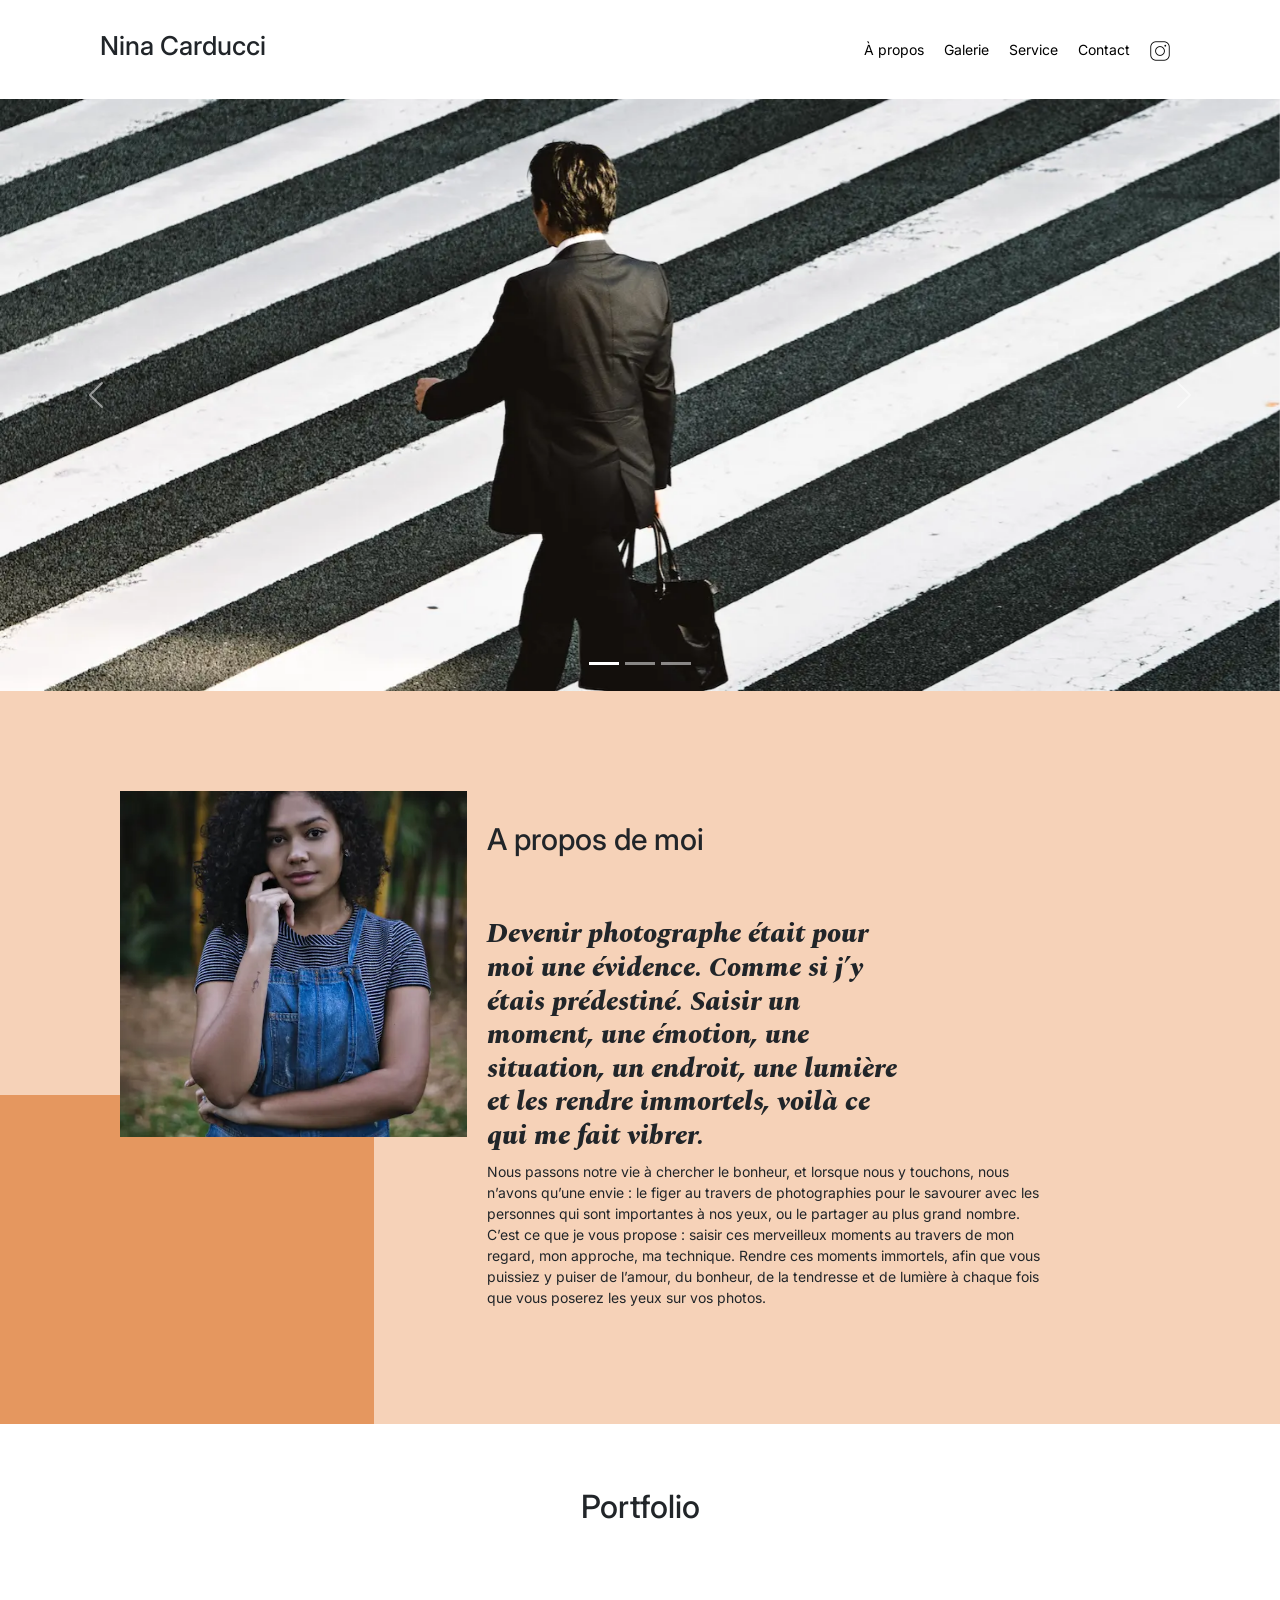
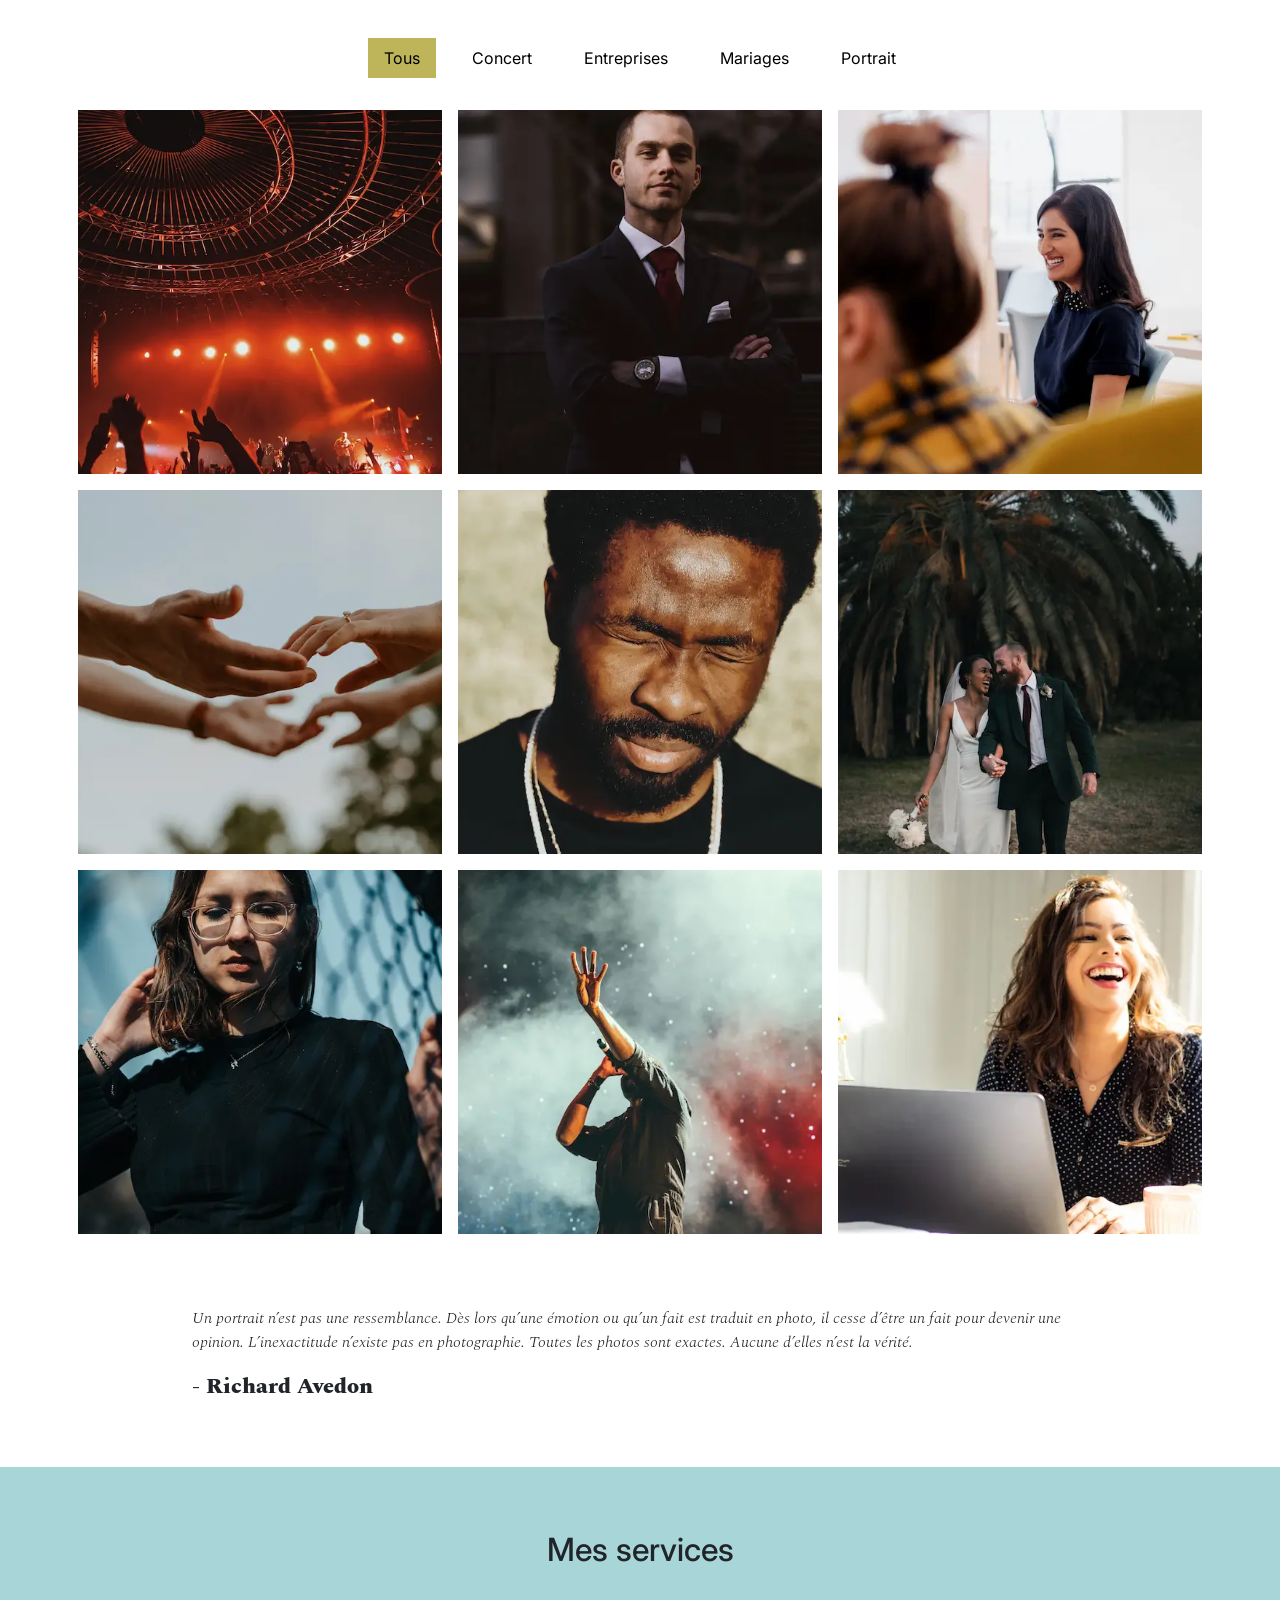
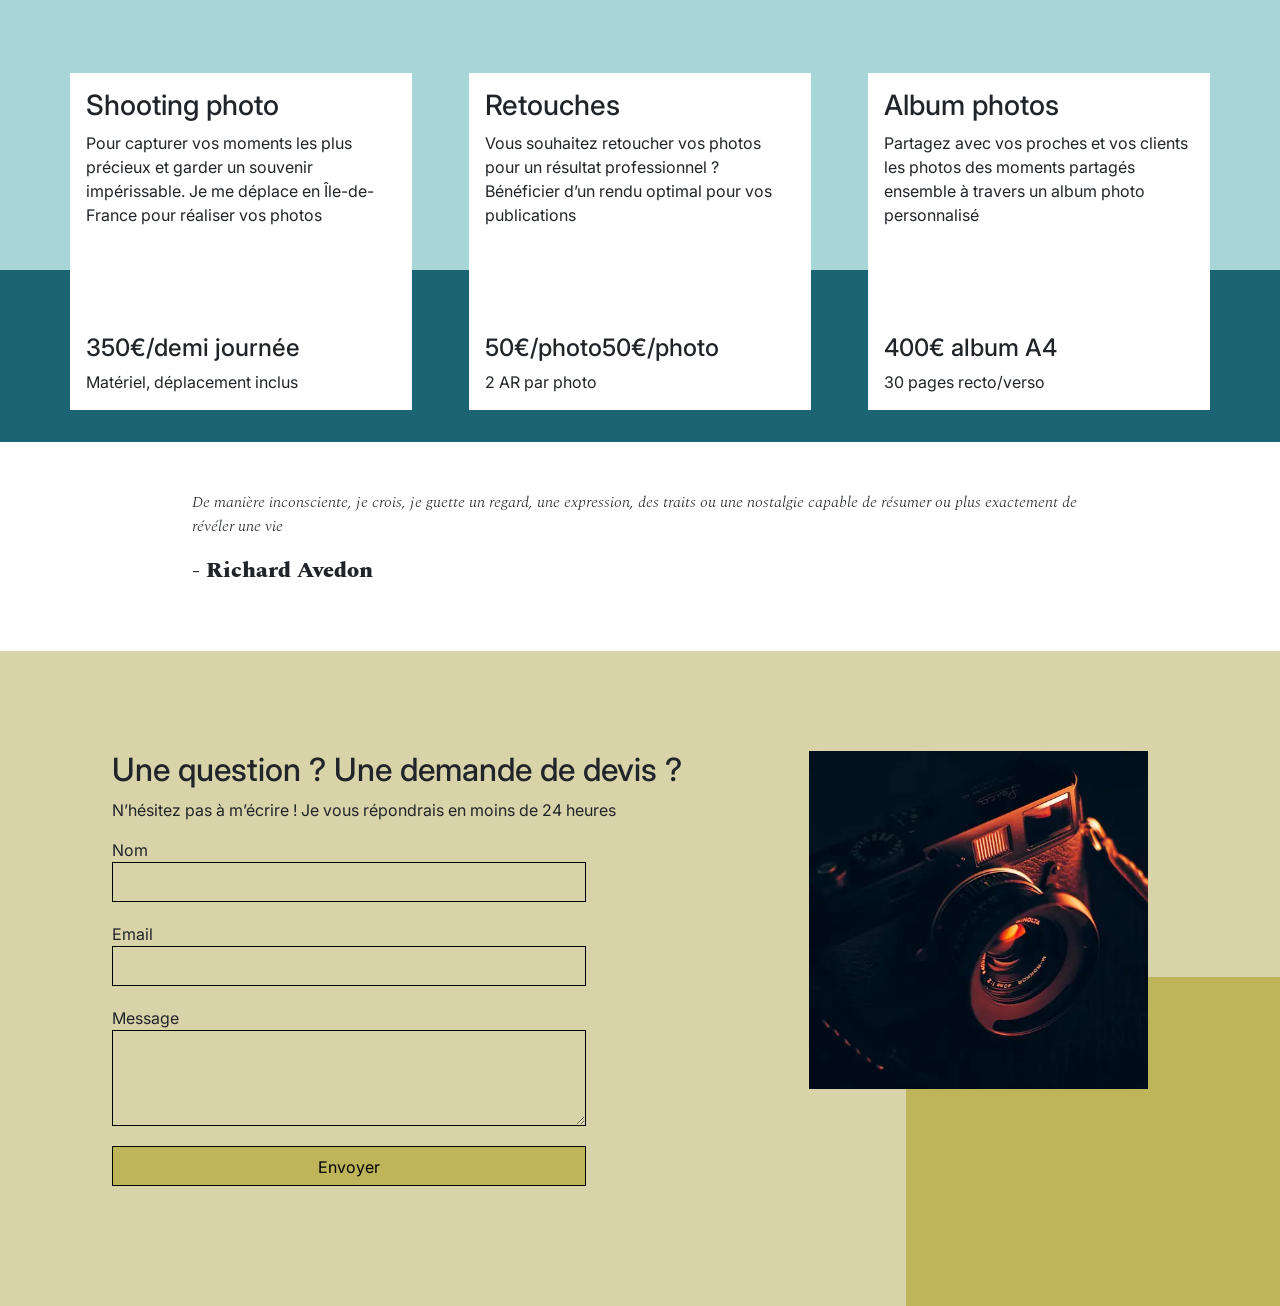
<file: index.html>
<!doctype html>
<html lang="fr">
	<head>
		<meta charset="UTF-8" />
		<meta name="viewport" content="width=device-width, initial-scale=1.0" />

		<!-- OpenGraph -->
		<meta
			property="og:title"
			content="Nina Carducci - Photographe professionnelle à Paris" />
		<meta
			property="og:description"
			content="Photographe professionnelle à Paris : portraits, mariages, concerts et photos d'entreprise." />
		<meta
			property="og:image"
			content="https://www.ninacarducci.com/assets/images/nina.webp" />
		<meta property="og:url" content="https://www.ninacarducci.com" />
		<meta property="og:type" content="website" />
		<meta property="og:locale" content="fr_FR" />

		<!-- Twitter Card -->
		<meta name="twitter:card" content="summary_large_image" />
		<meta
			name="twitter:title"
			content="Nina Carducci - Photographe professionnelle à Paris" />
		<meta
			name="twitter:description"
			content="Photographe professionnelle à Paris : portraits, mariages, concerts et événements." />
		<meta
			name="twitter:image"
			content="https://www.ninacarducci.com/assets/images/nina.webp" />

		<meta
			name="description"
			content="Photographe professionnelle à Paris, Nina Carducci réalise des portraits, mariages, concerts et photos d'entreprise. Découvrez son portfolio et ses services." />

		<link
			rel="preload"
			href="./assets/bootstrap/bootstrap.min.css"
			as="style"
			onload="this.rel = 'stylesheet'" />
		<link rel="stylesheet" href="./assets/bootstrap/bootstrap.min.css" />

		<link rel="stylesheet" href="./assets/style.css" />
		<link rel="preconnect" href="https://fonts.googleapis.com" />
		<link rel="preconnect" href="https://fonts.gstatic.com" crossorigin />
		<link
			href="https://fonts.googleapis.com/css2?family=Inter&family=Spectral:ital,wght@0,400;1,300;1,400;1,800&display=swap"
			rel="stylesheet" />

		<title>Nina Carducci - Portefolio</title>

		<script type="application/ld+json">
			{
				"@context": "https://schema.org",
				"@type": "Organization",
				"@id": "https://magdau5-dev.github.io/Nina-Carducci-Dev-master/",
				"url": "https://magdau5-dev.github.io/Nina-Carducci-Dev-master/",
				"image": "https://magdau5-dev.github.io/Nina-Carducci-Dev-master/assets/images/nina.webp",
				"name": "Nina Carducci - Photographe professionnelle à Paris",
				"description": "Photographe professionnelle à Paris : portraits, mariages, concerts et photos d'entreprise.",
				"email": "contact@example.com",
				"telephone": "0556677889",
				"address": {
					"@type": "PostalAddress",
					"streetAddress": "68 avenue Alsace-Lorraine",
					"addressLocality": "Bordeaux",
					"addressCountry": "FR",
					"addressRegion": "Nouvelle-Aquitaine",
					"postalCode": "33200"
				}
			}
		</script>
	</head>
	<body>
		<main>
			<div class="top-header" itemscope itemtype="https://schema.org/Person">
				<h1 class="name" itemprop="name">Nina Carducci</h1>

				<meta itemprop="jobTitle" content="Photographe professionnelle" />
				<meta itemprop="url" content="https://www.ninacarducci.com" />

				<div
					itemprop="address"
					itemscope
					itemtype="https://schema.org/PostalAddress">
					<meta itemprop="addressLocality" content="Paris" />
					<meta itemprop="addressCountry" content="FR" />
				</div>

				<div class="nav">
					<ul>
						<li><a href="#about">À propos</a></li>
						<li><a href="#gallery">Galerie</a></li>
						<li><a href="#services">Service</a></li>
						<li><a href="#contact">Contact</a></li>
						<li>
							<a
								class="social-link"
								href="https://www.instagram.com/ninacarducci.photo/?hl=fr"
								target="_blank"
								itemprop="sameAs"
								><img src="assets/images/instagram.webp" alt="logo instagram"
							/></a>
						</li>
					</ul>
				</div>
			</div>
			<div id="header">
				<div
					id="carouselExampleIndicators"
					class="carousel slide"
					data-bs-ride="carousel">
					<div class="carousel-indicators">
						<button
							type="button"
							data-bs-target="#carouselExampleIndicators"
							data-bs-slide-to="0"
							class="active"
							aria-current="true"
							aria-label="Slide 1"></button>
						<button
							type="button"
							data-bs-target="#carouselExampleIndicators"
							data-bs-slide-to="1"
							aria-label="Slide 2"></button>
						<button
							type="button"
							data-bs-target="#carouselExampleIndicators"
							data-bs-slide-to="2"
							aria-label="Slide 3"></button>
					</div>
					<div class="carousel-inner">
						<div class="carousel-item active">
							<img
								src="./assets/images/slider/ryoji-iwata-wUZjnOv7t0g-unsplash.webp"
								class="d-block w-100"
								alt="Homme en costume traversant un passage piéton, tenant un sac à la main" />
						</div>
						<div class="carousel-item">
							<img
								src="./assets/images/slider/nicholas-green-nPz8akkUmDI-unsplash.webp"
								class="d-block w-100"
								alt="Foule enthousiaste lors d'un concert" />
						</div>
						<div class="carousel-item">
							<img
								src="./assets/images/slider/edward-cisneros-3_h6-1NPDGw-unsplash.webp"
								class="d-block w-100"
								alt="Mariés s'embrassant lors du mariage" />
						</div>
					</div>
					<button
						class="carousel-control-prev"
						type="button"
						data-bs-target="#carouselExampleIndicators"
						data-bs-slide="prev">
						<span class="carousel-control-prev-icon" aria-hidden="true"></span>
						<span class="visually-hidden">Previous</span>
					</button>
					<button
						class="carousel-control-next"
						type="button"
						data-bs-target="#carouselExampleIndicators"
						data-bs-slide="next">
						<span class="carousel-control-next-icon" aria-hidden="true"></span>
						<span class="visually-hidden">Next</span>
					</button>
				</div>
			</div>
			<div id="about">
				<div class="picture left">
					<img
						src="./assets/images/nina.webp"
						alt="Nina Carducci"
						itemprop="image" />
				</div>
				<div id="about-me">
					<h2 class="about-me__title">A propos de moi</h2>
					<h3 class="about-me__introduction" itemprop="description">
						Devenir photographe était pour moi une évidence. Comme si j’y étais
						prédestiné. Saisir un moment, une émotion, une situation, un
						endroit, une lumière et les rendre immortels, voilà ce qui me fait
						vibrer.
					</h3>
					<p>
						Nous passons notre vie à chercher le bonheur, et lorsque nous y
						touchons, nous n’avons qu’une envie : le figer au travers de
						photographies pour le savourer avec les personnes qui sont
						importantes à nos yeux, ou le partager au plus grand nombre. C’est
						ce que je vous propose : saisir ces merveilleux moments au travers
						de mon regard, mon approche, ma technique. Rendre ces moments
						immortels, afin que vous puissiez y puiser de l’amour, du bonheur,
						de la tendresse et de lumière à chaque fois que vous poserez les
						yeux sur vos photos.
					</p>
				</div>
			</div>
			<div id="gallery">
				<h2 class="title">Portfolio</h2>
				<div class="container py-3">
					<div class="gallery" style="display: none">
						<img
							data-gallery-tag="Concert"
							class="gallery-item"
							src="./assets/images/gallery/concerts/aaron-paul-wnX-fXzB6Cw-unsplash.webp"
							alt="Photo d'un concert." />
						<img
							data-gallery-tag="Entreprises"
							class="gallery-item"
							src="./assets/images/gallery/entreprise/ali-morshedlou-WMD64tMfc4k-unsplash.webp"
							alt="Photo d'un homme en costume." />
						<img
							data-gallery-tag="Entreprises"
							class="gallery-item"
							src="./assets/images/gallery/entreprise/jason-goodman-tHO1_OuKbg0-unsplash.webp"
							alt="Deux femmes souriantes dans un bureau." />
						<img
							data-gallery-tag="Mariages"
							class="gallery-item"
							src="./assets/images/gallery/mariage/hannah-busing-RvF2R_qMpRk-unsplash.webp"
							alt="Les mains des Mariés." />
						<img
							data-gallery-tag="Portrait"
							class="gallery-item"
							src="./assets/images/gallery/portraits/ade-tunji-rVkhWWZFAtQ-unsplash.webp"
							alt="Un homme avec les yeux fermés." />
						<img
							data-gallery-tag="Mariages"
							class="gallery-item"
							src="./assets/images/gallery/mariage/jakob-owens-SiniLJkXhMc-unsplash.webp"
							alt="Les Mariés qui marchent en rigolant." />
						<img
							data-gallery-tag="Portrait"
							class="gallery-item"
							src="./assets/images/gallery/portraits/nino-van-prattenburg--443cl1uR_8-unsplash.webp"
							alt="Image d'un femme." />
						<img
							data-gallery-tag="Concert"
							class="gallery-item"
							src="./assets/images/gallery/concerts/austin-neill-hgO1wFPXl3I-unsplash.webp"
							alt="Un chanteur chantant sur scène" />
						<img
							data-gallery-tag="Entreprises"
							class="gallery-item"
							src="./assets/images/gallery/entreprise/mateus-campos-felipe-Fsgzm8N0hIY-unsplash.webp"
							alt="Une femme avec son ordinateur" />
					</div>
				</div>
				<div class="quote">
					<figure>
						<blockquote>
							<p class="quote__text">
								Un portrait n’est pas une ressemblance. Dès lors qu’une émotion
								ou qu’un fait est traduit en photo, il cesse d’être un fait pour
								devenir une opinion. L’inexactitude n’existe pas en
								photographie. Toutes les photos sont exactes. Aucune d’elles
								n’est la vérité.
							</p>
						</blockquote>
						<figcaption class="quote__author">- Richard Avedon</figcaption>
					</figure>
				</div>
			</div>
			<div id="services">
				<h2 class="title">Mes services</h2>
				<div class="container">
					<div class="service" itemscope itemtype="https://schema.org/Service">
						<div class="service__description">
							<h3 itemprop="name">Shooting photo</h3>
							<p itemprop="description">
								Pour capturer vos moments les plus précieux et garder un
								souvenir impérissable. Je me déplace en Île-de-France pour
								réaliser vos photos
							</p>
						</div>
						<div class="service__price">
							<h4 itemprop="offers">350€/demi journée</h4>
							<span>Matériel, déplacement inclus</span>
						</div>
					</div>
					<div class="service" itemscope itemtype="https://schema.org/Service">
						<div class="service__description">
							<h3 itemprop="name">Retouches</h3>
							<p itemprop="description">
								Vous souhaitez retoucher vos photos pour un résultat
								professionnel ? Bénéficier d’un rendu optimal pour vos
								publications
							</p>
						</div>
						<div class="service__price">
							<h4 itemprop="offers"><span>50€/photo</span>50€/photo</h4>
							<span>2 AR par photo</span>
						</div>
					</div>
					<div class="service" itemscope itemtype="https://schema.org/Service">
						<div class="service__description">
							<h3 itemprop="name">Album photos</h3>
							<p itemprop="description">
								Partagez avec vos proches et vos clients les photos des moments
								partagés ensemble à travers un album photo personnalisé
							</p>
						</div>
						<div class="service__price">
							<h4 itemprop="offers">400€ album A4</h4>
							<span>30 pages recto/verso</span>
						</div>
					</div>
				</div>
			</div>
			<div class="quote">
				<figure>
					<blockquote>
						<p class="quote__text">
							De manière inconsciente, je crois, je guette un regard, une
							expression, des traits ou une nostalgie capable de résumer ou plus
							exactement de révéler une vie
						</p>
					</blockquote>
					<figcaption class="quote__author">- Richard Avedon</figcaption>
				</figure>
			</div>
			<div id="contact">
				<div class="container">
					<div class="form-container">
						<h2>Une question ? Une demande de devis ?</h2>
						<p>
							N’hésitez pas à m’écrire ! Je vous répondrais en moins de 24
							heures
						</p>
						<form action="" method="post">
							<label for="nom">Nom</label>
							<input type="text" name="nom" id="nom" />

							<label for="email">Email</label>
							<input type="email" name="email" id="email" />

							<label for="message">Message</label>
							<textarea
								name="message"
								id="message"
								cols="30"
								rows="10"></textarea>

							<input type="submit" value="Envoyer" />
						</form>
					</div>
					<div class="picture right">
						<img src="./assets/images/camera.webp" alt="Image d'une caméra." />
					</div>
				</div>
			</div>
		</main>
		<script defer src="./assets/bootstrap/bootstrap.bundle.min.js"></script>
		<script
			defer
			src="https://code.jquery.com/jquery-3.4.1.min.js"
			integrity="sha256-CSXorXvZcTkaix6Yvo6HppcZGetbYMGWSFlBw8HfCJo="
			crossorigin="anonymous"></script>
		<script defer src="./assets/maugallery.js"></script>
		<script defer src="./assets/scripts.js"></script>
	</body>
</html>
</file>
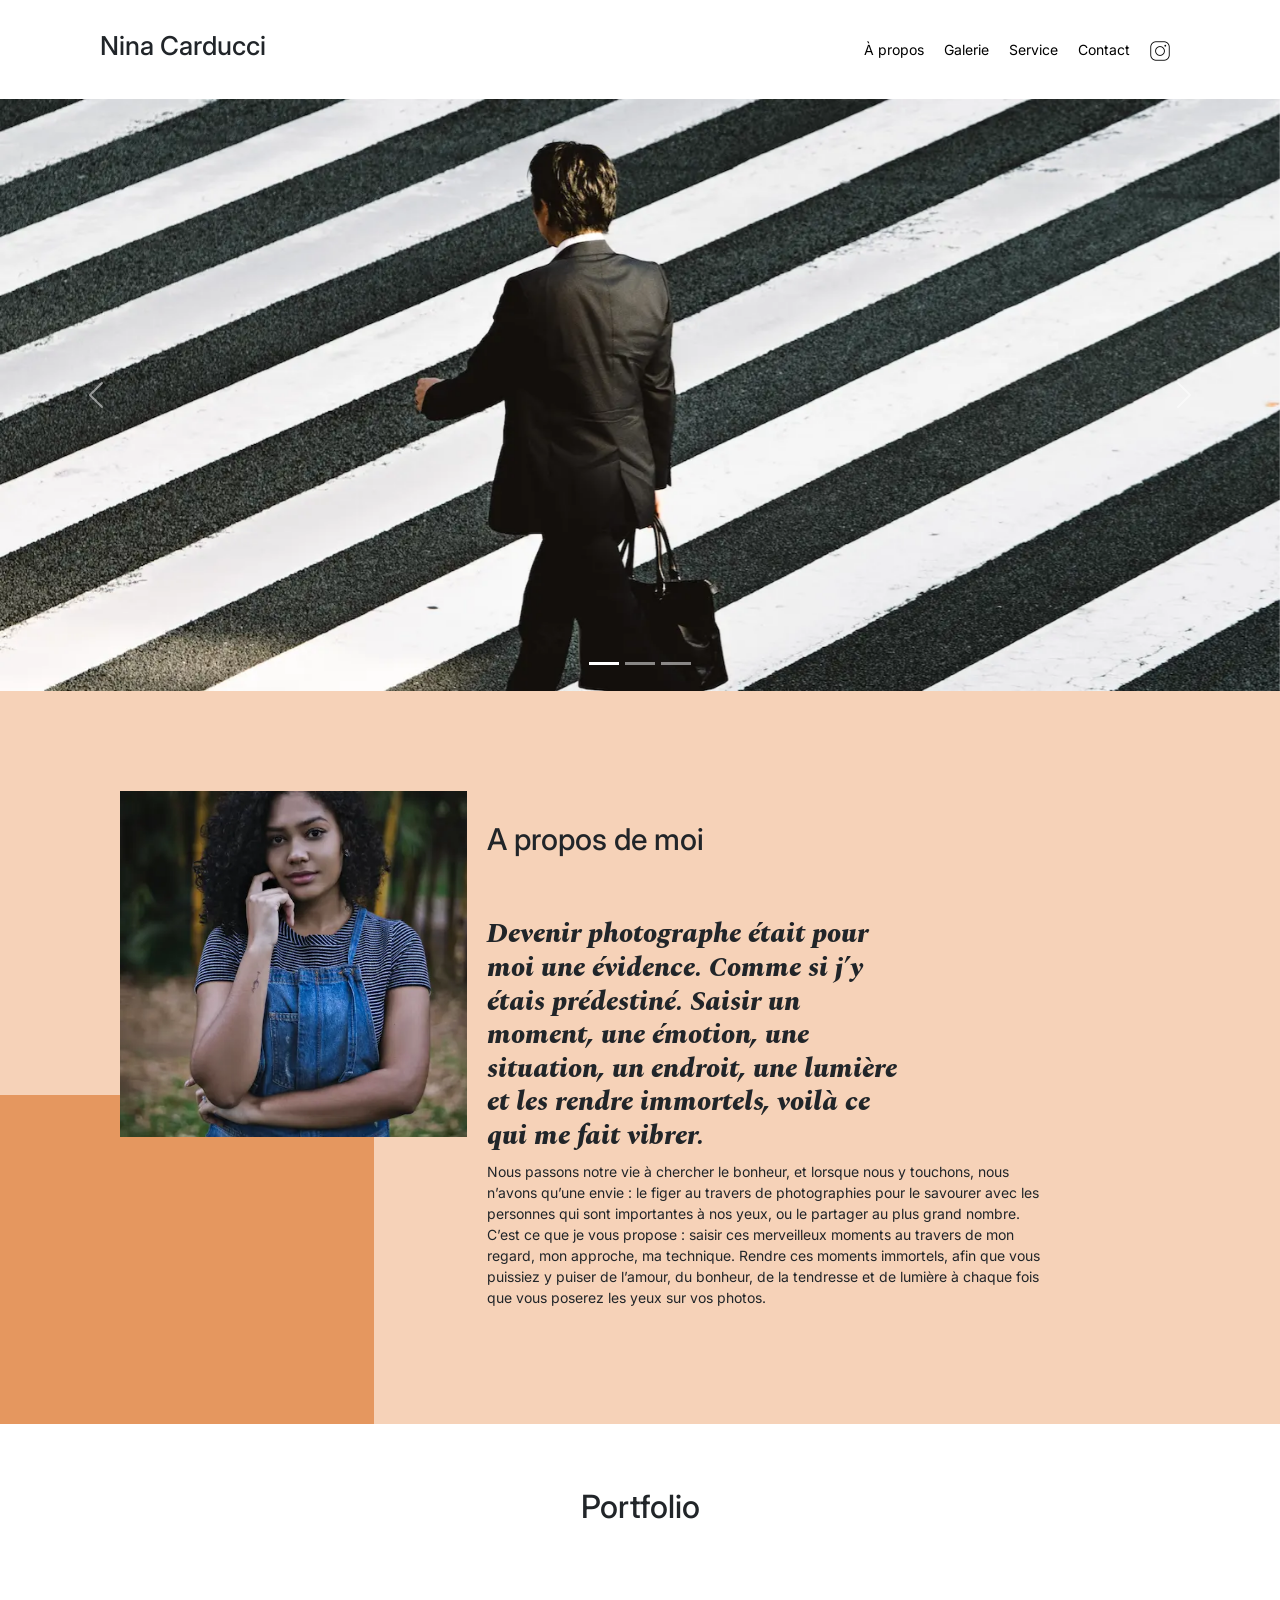
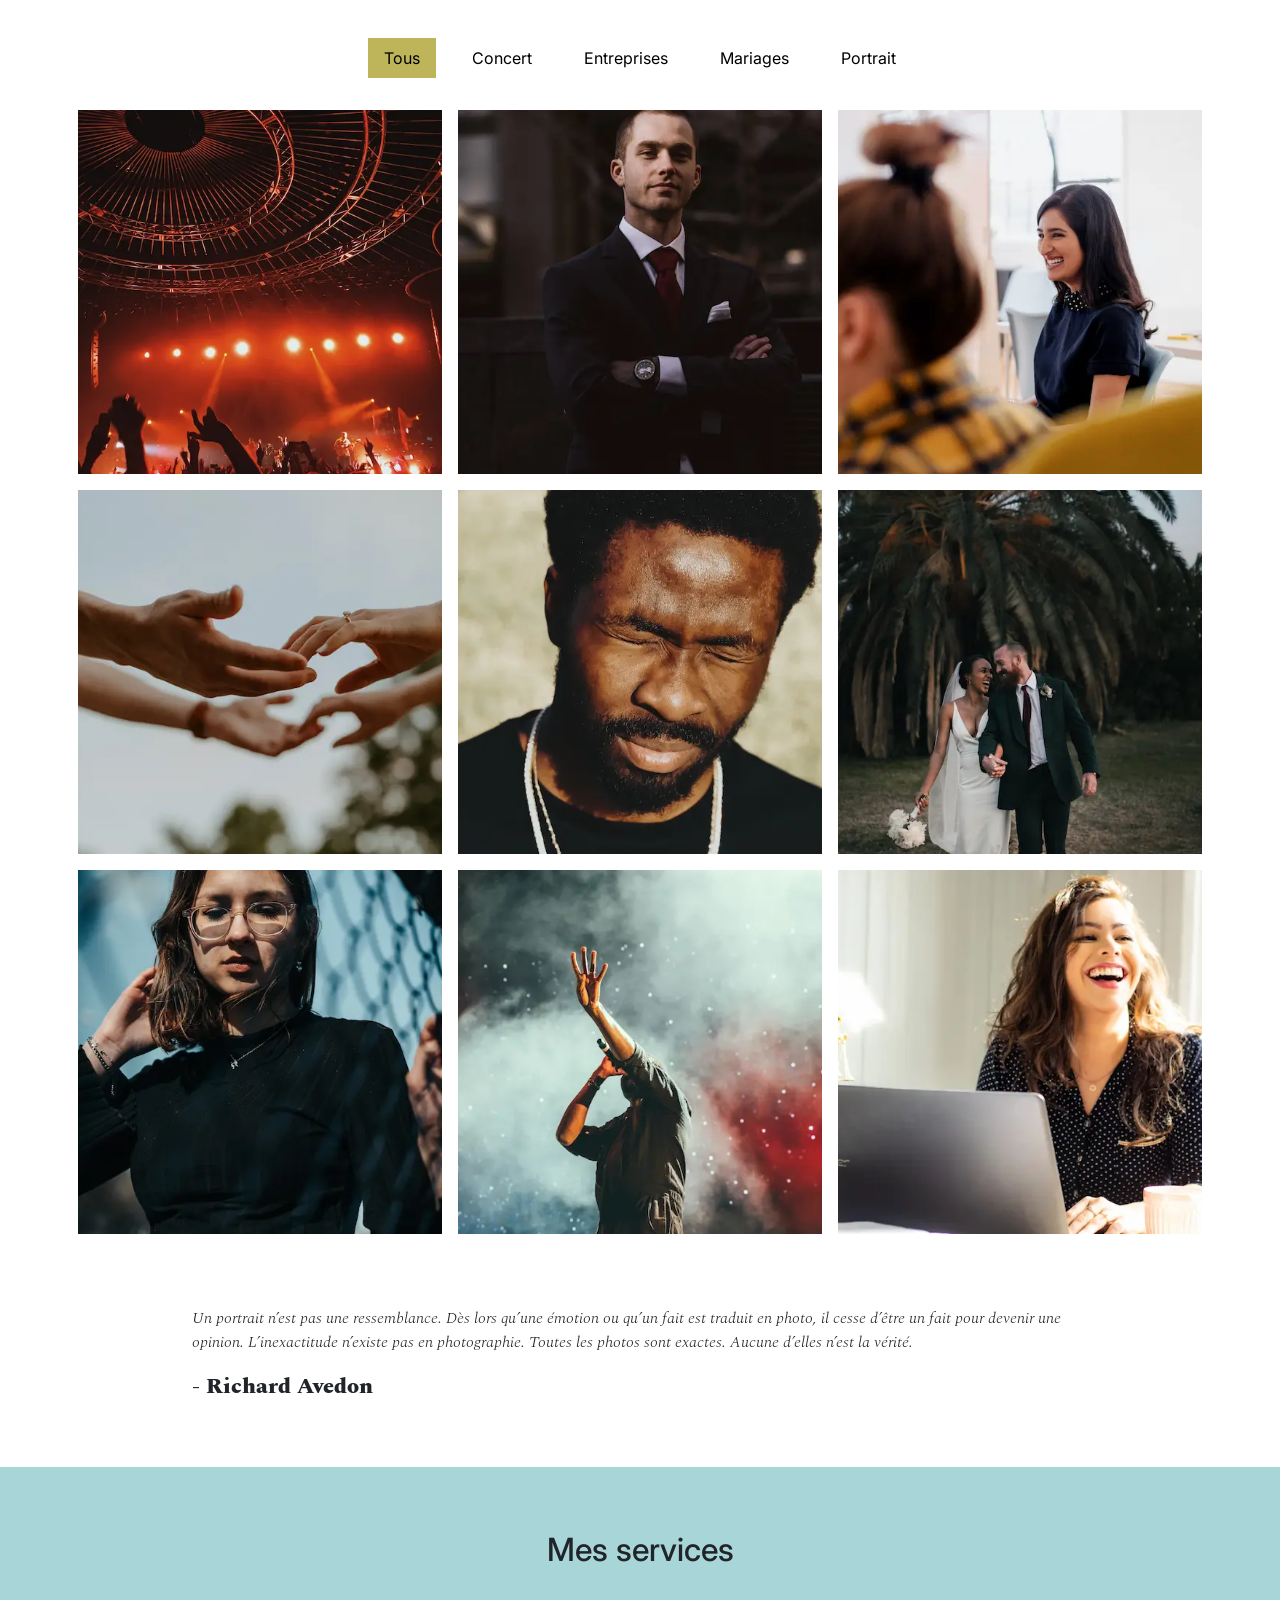
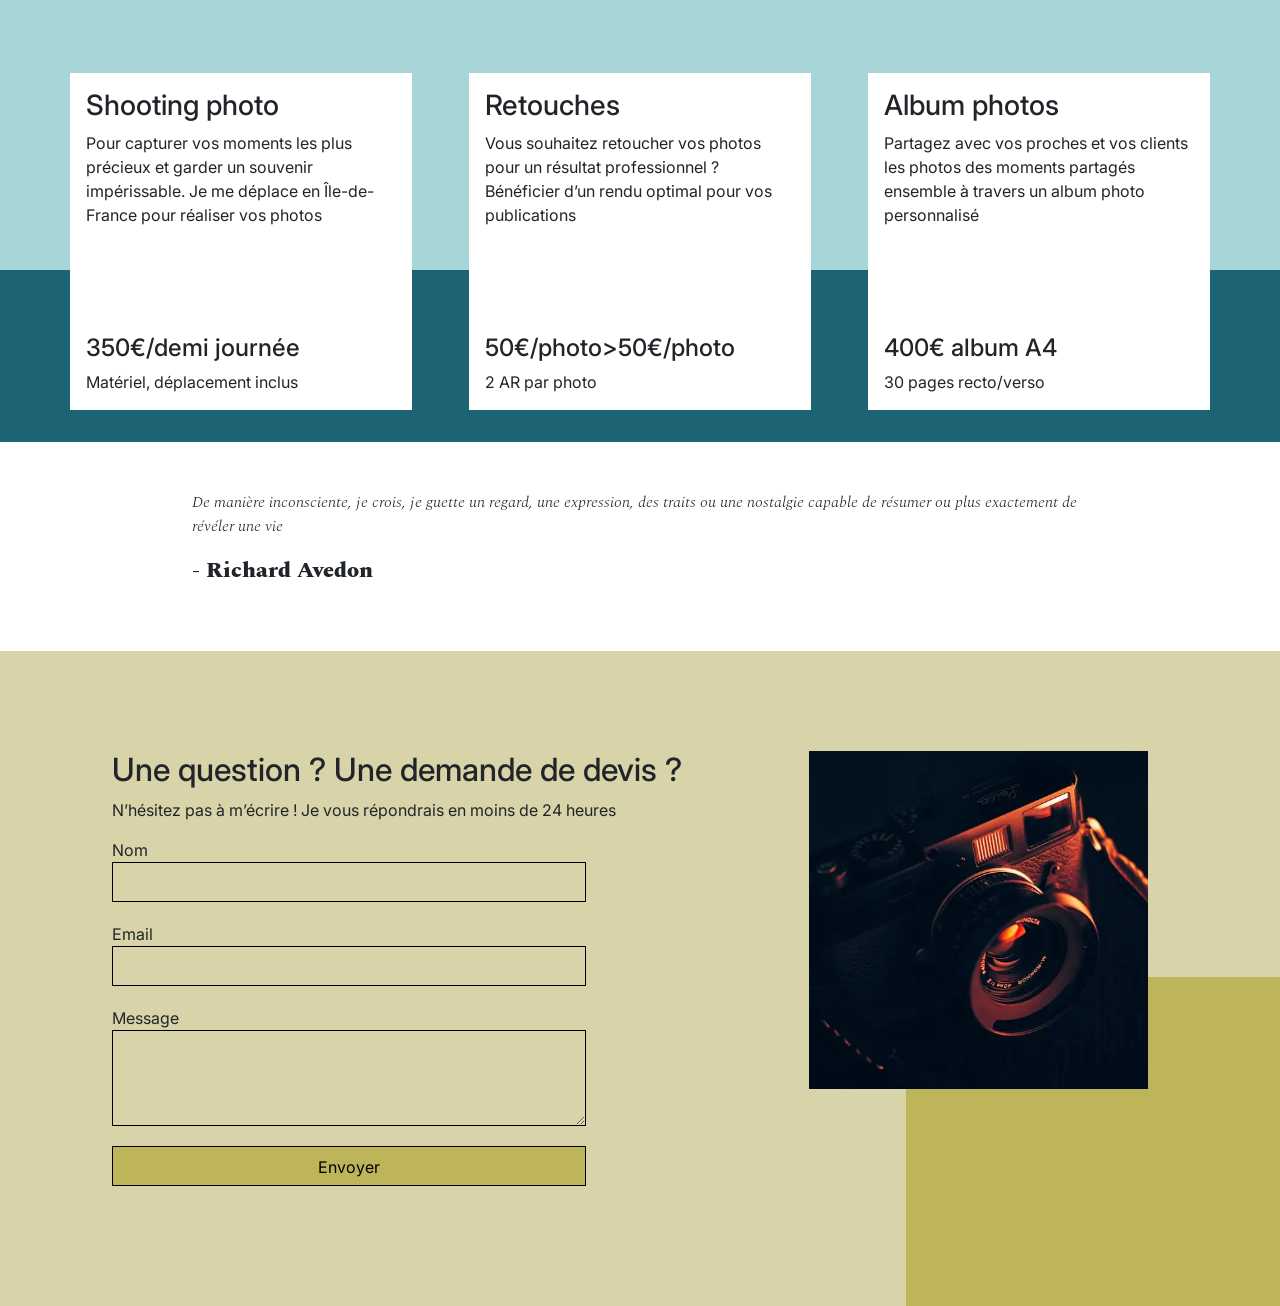
<file: afterModif/index.html>
<!doctype html>
<html lang="fr">
	<head>
		<meta charset="UTF-8" />
		<meta name="viewport" content="width=device-width, initial-scale=1.0" />

		<!-- OpenGraph -->
		<meta property="og:title" content="Nina Carducci - Photographe professionnelle à Paris">
		<meta property="og:description" content="Photographe professionnelle à Paris : portraits, mariages, concerts et photos d'entreprise.">
		<meta property="og:image" content="https://www.ninacarducci.com/assets/images/nina.webp">
		<meta property="og:url" content="https://www.ninacarducci.com">
		<meta property="og:type" content="website">
		<meta property="og:locale" content="fr_FR">

		<!-- Twitter Card -->
		<meta name="twitter:card" content="summary_large_image">
		<meta name="twitter:title" content="Nina Carducci - Photographe professionnelle à Paris">
		<meta name="twitter:description" content="Photographe professionnelle à Paris : portraits, mariages, concerts et événements.">
		<meta name="twitter:image" content="https://www.ninacarducci.com/assets/images/nina.webp">

		<meta
			name="description"
			content="Photographe professionnelle à Paris, Nina Carducci réalise des portraits, mariages, concerts et photos d'entreprise. Découvrez son portfolio et ses services." 
		/>

		<link rel="preload"
				href="./assets/bootstrap/bootstrap.min.css"
				as="style"
				onload="this.rel='stylesheet'">
		<link rel="stylesheet" href="./assets/bootstrap/bootstrap.min.css">

		<link rel="stylesheet" href="./assets/style.css">
		<link rel="preconnect" href="https://fonts.googleapis.com">
		<link rel="preconnect" href="https://fonts.gstatic.com" crossorigin>
		<link
			href="https://fonts.googleapis.com/css2?family=Inter&family=Spectral:ital,wght@0,400;1,300;1,400;1,800&display=swap"
			rel="stylesheet">
		
		<title>Nina Carducci - Portefolio</title>
	</head>
	<body>
		<main>
			<div class="top-header" itemscope itemtype="https://schema.org/Person">
				<h1 class="name" itemprop="name">Nina Carducci</h1>

				<meta itemprop="jobTitle" content="Photographe professionnelle">
				<meta itemprop="url" content="https://www.ninacarducci.com">

				<div itemprop="address" itemscope itemtype="https://schema.org/PostalAddress">
					<meta itemprop="addressLocality" content="Paris">
					<meta itemprop="addressCountry" content="FR">
				</div>

				<div class="nav">
					<ul>
						<li><a href="#about">À propos</a></li>
						<li><a href="#gallery">Galerie</a></li>
						<li><a href="#services">Service</a></li>
						<li><a href="#contact">Contact</a></li>
						<li>
							<a
								class="social-link"
								href="https://www.instagram.com/ninacarducci.photo/?hl=fr"
								target="_blank"
								itemprop="sameAs"
								><img src="assets/images/instagram.webp" alt="logo instagram"
							/></a>
						</li>
					</ul>
				</div>
			</div>
			<div id="header">
				<div
					id="carouselExampleIndicators"
					class="carousel slide"
					data-bs-ride="carousel">
					<div class="carousel-indicators">
						<button
							type="button"
							data-bs-target="#carouselExampleIndicators"
							data-bs-slide-to="0"
							class="active"
							aria-current="true"
							aria-label="Slide 1"></button>
						<button
							type="button"
							data-bs-target="#carouselExampleIndicators"
							data-bs-slide-to="1"
							aria-label="Slide 2"></button>
						<button
							type="button"
							data-bs-target="#carouselExampleIndicators"
							data-bs-slide-to="2"
							aria-label="Slide 3"></button>
					</div>
					<div class="carousel-inner">
						<div class="carousel-item active">
							<img
								src="./assets/images/slider/ryoji-iwata-wUZjnOv7t0g-unsplash.webp"
								class="d-block w-100"
								alt="Homme en costume traversant un passage piéton, tenant un sac à la main" />
						</div>
						<div class="carousel-item">
							<img
								src="./assets/images/slider/nicholas-green-nPz8akkUmDI-unsplash.webp"
								class="d-block w-100"
								alt="Foule enthousiaste lors d'un concert" />
						</div>
						<div class="carousel-item">
							<img
								src="./assets/images/slider/edward-cisneros-3_h6-1NPDGw-unsplash.webp"
								class="d-block w-100"
								alt="Mariés s'embrassant lors du mariage" />
						</div>
					</div>
					<button
						class="carousel-control-prev"
						type="button"
						data-bs-target="#carouselExampleIndicators"
						data-bs-slide="prev">
						<span class="carousel-control-prev-icon" aria-hidden="true"></span>
						<span class="visually-hidden">Previous</span>
					</button>
					<button
						class="carousel-control-next"
						type="button"
						data-bs-target="#carouselExampleIndicators"
						data-bs-slide="next">
						<span class="carousel-control-next-icon" aria-hidden="true"></span>
						<span class="visually-hidden">Next</span>
					</button>
				</div>
			</div>
			<div id="about">
				<div class="picture left">
					<img src="./assets/images/nina.webp" alt="Nina Carducci" itemprop="image"/>
				</div>
				<div id="about-me">
					<h2 class="about-me__title">A propos de moi</h2>
					<h3 class="about-me__introduction" itemprop="description">
						Devenir photographe était pour moi une évidence. Comme si j’y étais
						prédestiné. Saisir un moment, une émotion, une situation, un
						endroit, une lumière et les rendre immortels, voilà ce qui me fait
						vibrer.
					</h3>
					<p>
						Nous passons notre vie à chercher le bonheur, et lorsque nous y
						touchons, nous n’avons qu’une envie : le figer au travers de
						photographies pour le savourer avec les personnes qui sont
						importantes à nos yeux, ou le partager au plus grand nombre. C’est
						ce que je vous propose : saisir ces merveilleux moments au travers
						de mon regard, mon approche, ma technique. Rendre ces moments
						immortels, afin que vous puissiez y puiser de l’amour, du bonheur,
						de la tendresse et de lumière à chaque fois que vous poserez les
						yeux sur vos photos.
					</p>
				</div>
			</div>
			<div id="gallery">
				<h2 class="title">Portfolio</h2>
				<div class="container py-3">
					<div class="gallery" style="display: none">
						<img
							data-gallery-tag="Concert"
							class="gallery-item"
							src="./assets/images/gallery/concerts/aaron-paul-wnX-fXzB6Cw-unsplash.webp"
							alt="Photo d'un concert." />
						<img
							data-gallery-tag="Entreprises"
							class="gallery-item"
							src="./assets/images/gallery/entreprise/ali-morshedlou-WMD64tMfc4k-unsplash.webp"
							alt="Photo d'un homme en costume." />
						<img
							data-gallery-tag="Entreprises"
							class="gallery-item"
							src="./assets/images/gallery/entreprise/jason-goodman-tHO1_OuKbg0-unsplash.webp"
							alt="Deux femmes souriantes dans un bureau." />
						<img
							data-gallery-tag="Mariages"
							class="gallery-item"
							src="./assets/images/gallery/mariage/hannah-busing-RvF2R_qMpRk-unsplash.webp"
							alt="Les mains des Mariés." />
						<img
							data-gallery-tag="Portrait"
							class="gallery-item"
							src="./assets/images/gallery/portraits/ade-tunji-rVkhWWZFAtQ-unsplash.webp"
							alt="Un homme avec les yeux fermés." />
						<img
							data-gallery-tag="Mariages"
							class="gallery-item"
							src="./assets/images/gallery/mariage/jakob-owens-SiniLJkXhMc-unsplash.webp"
							alt="Les Mariés qui marchent en rigolant." />
						<img
							data-gallery-tag="Portrait"
							class="gallery-item"
							src="./assets/images/gallery/portraits/nino-van-prattenburg--443cl1uR_8-unsplash.webp"
							alt="Image d'un femme." />
						<img
							data-gallery-tag="Concert"
							class="gallery-item"
							src="./assets/images/gallery/concerts/austin-neill-hgO1wFPXl3I-unsplash.webp"
							alt="Un chanteur chantant sur scène" />
						<img
							data-gallery-tag="Entreprises"
							class="gallery-item"
							src="./assets/images/gallery/entreprise/mateus-campos-felipe-Fsgzm8N0hIY-unsplash.webp"
							alt="Une femme avec son ordinateur" />
					</div>
				</div>
				<div class="quote">
					<figure>
						<blockquote>
							<p class="quote__text">
								Un portrait n’est pas une ressemblance. Dès lors qu’une émotion
								ou qu’un fait est traduit en photo, il cesse d’être un fait pour
								devenir une opinion. L’inexactitude n’existe pas en
								photographie. Toutes les photos sont exactes. Aucune d’elles
								n’est la vérité.
							</p>
						</blockquote>
						<figcaption class="quote__author">- Richard Avedon</figcaption>
					</figure>
				</div>
			</div>
			<div id="services">
				<h2 class="title">Mes services</h2>
				<div class="container">
					<div class="service" itemscope itemtype="https://schema.org/Service">
						<div class="service__description">
							<h3 itemprop="name">Shooting photo</h3>
							<p itemprop="description">
								Pour capturer vos moments les plus précieux et garder un
								souvenir impérissable. Je me déplace en Île-de-France pour
								réaliser vos photos
							</p>
						</div>
						<div class="service__price">
							<h4 itemprop="offers">350€/demi journée</h4>
							<span>Matériel, déplacement inclus</span>
						</div>
					</div>
					<div class="service" itemscope itemtype="https://schema.org/Service">
						<div class="service__description">
							<h3 itemprop="name">Retouches</h3>
							<p itemprop="description">
								Vous souhaitez retoucher vos photos pour un résultat
								professionnel ? Bénéficier d’un rendu optimal pour vos
								publications
							</p>
						</div>
						<div class="service__price">
							<h4 itemprop="offers">50€/photo</span>>50€/photo</h4>
							<span>2 AR par photo</span>
						</div>
					</div>
					<div class="service" itemscope itemtype="https://schema.org/Service">
						<div class="service__description">
							<h3 itemprop="name">Album photos</h3>
							<p itemprop="description">
								Partagez avec vos proches et vos clients les photos des moments
								partagés ensemble à travers un album photo personnalisé
							</p>
						</div>
						<div class="service__price">
							<h4 itemprop="offers">400€ album A4</h4>
							<span>30 pages recto/verso</span>
						</div>
					</div>
				</div>
			</div>
			<div class="quote">
				<figure>
					<blockquote>
						<p class="quote__text">
							De manière inconsciente, je crois, je guette un regard, une
							expression, des traits ou une nostalgie capable de résumer ou plus
							exactement de révéler une vie
						</p>
					</blockquote>
					<figcaption class="quote__author">- Richard Avedon</figcaption>
				</figure>
			</div>
			<div id="contact">
				<div class="container">
					<div class="form-container">
						<h2>Une question ? Une demande de devis ?</h2>
						<p>
							N’hésitez pas à m’écrire ! Je vous répondrais en moins de 24
							heures
						</p>
						<form action="" method="post">
							<label for="nom">Nom</label>
							<input type="text" name="nom" id="nom" />

							<label for="email">Email</label>
							<input type="email" name="email" id="email" />

							<label for="message">Message</label>
							<textarea
								name="message"
								id="message"
								cols="30"
								rows="10"></textarea>

							<input type="submit" value="Envoyer" />
						</form>
					</div>
					<div class="picture right">
						<img src="./assets/images/camera.webp" alt="Image d'une caméra." />
					</div>
				</div>
			</div>
		</main>
		<script defer src="./assets/bootstrap/bootstrap.bundle.min.js"></script>
		<script
			defer
			src="https://code.jquery.com/jquery-3.4.1.min.js"
			integrity="sha256-CSXorXvZcTkaix6Yvo6HppcZGetbYMGWSFlBw8HfCJo="
			crossorigin="anonymous"></script>
		<script defer src="./assets/maugallery.js"></script>
		<script defer src="./assets/scripts.js"></script>
	</body>
</html>
</file>
<file: assets/style.css>
body {
	max-width: 1920px;
	margin: auto;
}
* {
	font-family: Inter;
	font-style: normal;
}
.top-header {
	background-color: white;
	position: sticky;
	top:0;
	z-index: 1000;
	display: flex;
	justify-content: space-between;
	padding-inline: 100px;
	padding-block: 30px;
	align-items: center;
}

.top-header .name {
	font-size: 26px;
}

.nav ul {
	display: flex;
	list-style-type: none;
	font-size: 14px;
	margin-bottom: 0;
}

.nav li {
	padding-inline: 10px;
}

.nav a {
	text-decoration: none;
	color: #000
}

.social-link img {
	width: 20px;
	color: #000;
}

#about {
	display: flex;
	background-color: #F6D2B8;
	padding-inline: 100px;
	padding-block: 100px;
	position: relative;
}

.picture.left::before {
	content: ' ';
	background-color: #E5975F;
	width: 374px;
	height: 329px;
	position: absolute;
	bottom: 0;
	left: 0;
	z-index: -1;
}

.picture {
	flex: 1;
	margin: 0 20px;
	z-index: 0;
}

.visually-hidden {
	color: #000;
}

.picture img {
	width: 100%;

}
#about-me {
	flex: 2
}
.about-me__title {
	margin-top: 1em;
	margin-bottom: 60px;
	font-size: 30px;
}
.about-me__introduction {
	font-family: 'Spectral';
	font-weight: 800;
	font-style: italic;
	width: 60%;
}
#about-me p {
	width: 80%;
	font-size: 14px;
}

.title{
	text-align: center;
	padding-block: 2em;
}
.gallery .nav {
	justify-content: center;
}
.nav-pills .nav-link.active, .nav-pills .show > .nav-link {
	color: #000; /* pour le contrast, text en noir au lieu de blanc */
	background-color: #BEB45A;
	border-radius:0 ;
}

.nav-pills .nav-link {
	color: #000
}
.item-column {
	position: relative;
	margin-bottom: 0 !important;
	padding: 0;
}
.item-column::after{
	content: "";
	display: block;
	padding-bottom: 100%;

}
.gallery-item {
	position: absolute;
	width: 100%;
	height: 100%;
	object-fit: cover;
	padding: .5em;
}
.mg-prev, .mg-next {
	width: 30px;
	height: 30px;
	border-radius: 00%;
	justify-content: center;
	align-items: center;
	display: flex;
	font-size: 24px;
}

.quote {
	font-family: Spectral;
	font-style: italic;
	width: 70%;
	margin: auto;
	padding-block: 3em;
}
.quote__text {
	font-family: Spectral;
	font-style: italic;
	font-weight: 300;

}
.quote__author {
	font-family: Spectral;
	font-weight: 800;
	font-size: 22px;
}

#services {
	margin: auto;
	background-color: #A8D5D8 ;
	position: relative;
}
#services .container::before{
	content: ' ';
	background-color: #1C6474;
	position: absolute;
	width: 100%;
	height: 30%;
	bottom: 0;
	left: 0;
	z-index: 0;
}

#services .container {
	justify-content: space-between;
	display: flex;
	padding : 2em 0;

}

.service {
	background-color: white;
	max-width: 390px;
	width: 30%;
	height: 337px;
	padding: 1em;
	display: flex;
	flex-direction: column;
	justify-content: space-between;
	z-index: 1;
}

#contact {
	margin: auto;
	background-color: #D8D3A8 ;
	position: relative;
	padding-inline: 100px;
	padding-block: 100px;
}

#contact .container {
	display: flex;
}
.picture.right::before {
	content: ' ';
	background-color: #BEB45A;
	width: 374px;
	height: 329px;
	position: absolute;
	bottom: 0;
	right: 0;
	z-index: -1;
}
.form-container {
	flex : 2;

}
form {
	display: flex;
	flex-direction: column;
	width: 70%;
	align-items: flex-start;
}

form input {
	width: 100%;
	background-color: transparent;
	border: solid 1px;
	height: 2.5em;
	margin-bottom: 20px;
}

form textarea {
	width: 100%;
	background-color: transparent;
	border: solid 1px;
	height: 5em;
	line-height: 2.5em;
	font-size: 1.2em;
	margin-bottom: 20px;
}
input[type="submit"] {
	background-color: #BEB45A;
	padding: .5em 1em
}

@media all and (max-width: 1180px) {
	.picture {
		flex : 2;
	}
	#about, #contact .container {
		align-items: center;
	}
	.about-me__title {
		margin-top: 0;
		margin-bottom: 1em;
	}
	#about-me h6, #about-me p {
		width: 100%;
	}
}

@media all and (max-width: 1000px) {
	#about{
		flex-direction: column;

	}
	.picture {
		width: 50%;
	}
	.picture.left::before {
		width: 100%;
		height: 30%;
		position: absolute;
		bottom: auto;
		top: 0;
		left: 0;
		z-index: -1;
	}
	.about-me__title{
		text-align: center;
		margin-top: 1em;
	}
	#services .container {
		flex-direction: column;
	}
	.service {
		width: 100%;
		max-width: 100%;
		height: auto;
		margin: 2em 0
	}
	.service__description{
		margin-bottom: 1em;
	}

	#services .container::before{
		width: 30%;
		height: 100%;
		bottom: 0;
		right: 0;
		left: auto;
		z-index: 0;
	}

	#contact .container {
		flex-direction: column;
	}
	#contact .picture.right {
		margin-top: 1em;
	}
	.picture.right::before {
		width: 100%;
		height: 30%;
		position: absolute;
		bottom: 0;
		right: 0;
		z-index: -1;
	}
}

@media all and (max-width: 650px) {
	.top-header {
		flex-direction: column;
		padding-inline: 0;
	}
	.top-header .nav, .top-header .nav ul {
		width: 100%;
		padding: 0 0 0 0;
	}
	.top-header .nav li {
		flex: 1;
		padding-block: 1em;
		text-align: center;
	}
	.picture.left::before, .picture.right::before {
		height: 150px;
	}
	#services .container {
		align-items: center;
	}
	.service {
		max-width: 90%;
	}
	#about, #contact {
		padding-inline: 2em;
		padding-block: 2em;
	}
	form {
		width: 100%;
	}
	.picture {
		width: 80%;
	}
}
</file>
<file: afterModif/assets/style.css>
body {
	max-width: 1920px;
	margin: auto;
}
* {
	font-family: Inter;
	font-style: normal;
}
.top-header {
	background-color: white;
	position: sticky;
	top:0;
	z-index: 1000;
	display: flex;
	justify-content: space-between;
	padding-inline: 100px;
	padding-block: 30px;
	align-items: center;
}

.top-header .name {
	font-size: 26px;
}

.nav ul {
	display: flex;
	list-style-type: none;
	font-size: 14px;
	margin-bottom: 0;
}

.nav li {
	padding-inline: 10px;
}

.nav a {
	text-decoration: none;
	color: #000
}

.social-link img {
	width: 20px;
	color: #000;
}

#about {
	display: flex;
	background-color: #F6D2B8;
	padding-inline: 100px;
	padding-block: 100px;
	position: relative;
}

.picture.left::before {
	content: ' ';
	background-color: #E5975F;
	width: 374px;
	height: 329px;
	position: absolute;
	bottom: 0;
	left: 0;
	z-index: -1;
}

.picture {
	flex: 1;
	margin: 0 20px;
	z-index: 0;
}

.visually-hidden {
	color: #000;
}

.picture img {
	width: 100%;

}
#about-me {
	flex: 2
}
.about-me__title {
	margin-top: 1em;
	margin-bottom: 60px;
	font-size: 30px;
}
.about-me__introduction {
	font-family: 'Spectral';
	font-weight: 800;
	font-style: italic;
	width: 60%;
}
#about-me p {
	width: 80%;
	font-size: 14px;
}

.title{
	text-align: center;
	padding-block: 2em;
}
.gallery .nav {
	justify-content: center;
}
.nav-pills .nav-link.active, .nav-pills .show > .nav-link {
	color: #000; /* pour le contrast, text en noir au lieu de blanc */
	background-color: #BEB45A;
	border-radius:0 ;
}

.nav-pills .nav-link {
	color: #000
}
.item-column {
	position: relative;
	margin-bottom: 0 !important;
	padding: 0;
}
.item-column::after{
	content: "";
	display: block;
	padding-bottom: 100%;

}
.gallery-item {
	position: absolute;
	width: 100%;
	height: 100%;
	object-fit: cover;
	padding: .5em;
}
.mg-prev, .mg-next {
	width: 30px;
	height: 30px;
	border-radius: 00%;
	justify-content: center;
	align-items: center;
	display: flex;
	font-size: 24px;
}

.quote {
	font-family: Spectral;
	font-style: italic;
	width: 70%;
	margin: auto;
	padding-block: 3em;
}
.quote__text {
	font-family: Spectral;
	font-style: italic;
	font-weight: 300;

}
.quote__author {
	font-family: Spectral;
	font-weight: 800;
	font-size: 22px;
}

#services {
	margin: auto;
	background-color: #A8D5D8 ;
	position: relative;
}
#services .container::before{
	content: ' ';
	background-color: #1C6474;
	position: absolute;
	width: 100%;
	height: 30%;
	bottom: 0;
	left: 0;
	z-index: 0;
}

#services .container {
	justify-content: space-between;
	display: flex;
	padding : 2em 0;

}

.service {
	background-color: white;
	max-width: 390px;
	width: 30%;
	height: 337px;
	padding: 1em;
	display: flex;
	flex-direction: column;
	justify-content: space-between;
	z-index: 1;
}

#contact {
	margin: auto;
	background-color: #D8D3A8 ;
	position: relative;
	padding-inline: 100px;
	padding-block: 100px;
}

#contact .container {
	display: flex;
}
.picture.right::before {
	content: ' ';
	background-color: #BEB45A;
	width: 374px;
	height: 329px;
	position: absolute;
	bottom: 0;
	right: 0;
	z-index: -1;
}
.form-container {
	flex : 2;

}
form {
	display: flex;
	flex-direction: column;
	width: 70%;
	align-items: flex-start;
}

form input {
	width: 100%;
	background-color: transparent;
	border: solid 1px;
	height: 2.5em;
	margin-bottom: 20px;
}

form textarea {
	width: 100%;
	background-color: transparent;
	border: solid 1px;
	height: 5em;
	line-height: 2.5em;
	font-size: 1.2em;
	margin-bottom: 20px;
}
input[type="submit"] {
	background-color: #BEB45A;
	padding: .5em 1em
}

@media all and (max-width: 1180px) {
	.picture {
		flex : 2;
	}
	#about, #contact .container {
		align-items: center;
	}
	.about-me__title {
		margin-top: 0;
		margin-bottom: 1em;
	}
	#about-me h6, #about-me p {
		width: 100%;
	}
}

@media all and (max-width: 1000px) {
	#about{
		flex-direction: column;

	}
	.picture {
		width: 50%;
	}
	.picture.left::before {
		width: 100%;
		height: 30%;
		position: absolute;
		bottom: auto;
		top: 0;
		left: 0;
		z-index: -1;
	}
	.about-me__title{
		text-align: center;
		margin-top: 1em;
	}
	#services .container {
		flex-direction: column;
	}
	.service {
		width: 100%;
		max-width: 100%;
		height: auto;
		margin: 2em 0
	}
	.service__description{
		margin-bottom: 1em;
	}

	#services .container::before{
		width: 30%;
		height: 100%;
		bottom: 0;
		right: 0;
		left: auto;
		z-index: 0;
	}

	#contact .container {
		flex-direction: column;
	}
	#contact .picture.right {
		margin-top: 1em;
	}
	.picture.right::before {
		width: 100%;
		height: 30%;
		position: absolute;
		bottom: 0;
		right: 0;
		z-index: -1;
	}
}

@media all and (max-width: 650px) {
	.top-header {
		flex-direction: column;
		padding-inline: 0;
	}
	.top-header .nav, .top-header .nav ul {
		width: 100%;
		padding: 0 0 0 0;
	}
	.top-header .nav li {
		flex: 1;
		padding-block: 1em;
		text-align: center;
	}
	.picture.left::before, .picture.right::before {
		height: 150px;
	}
	#services .container {
		align-items: center;
	}
	.service {
		max-width: 90%;
	}
	#about, #contact {
		padding-inline: 2em;
		padding-block: 2em;
	}
	form {
		width: 100%;
	}
	.picture {
		width: 80%;
	}
}
</file>
